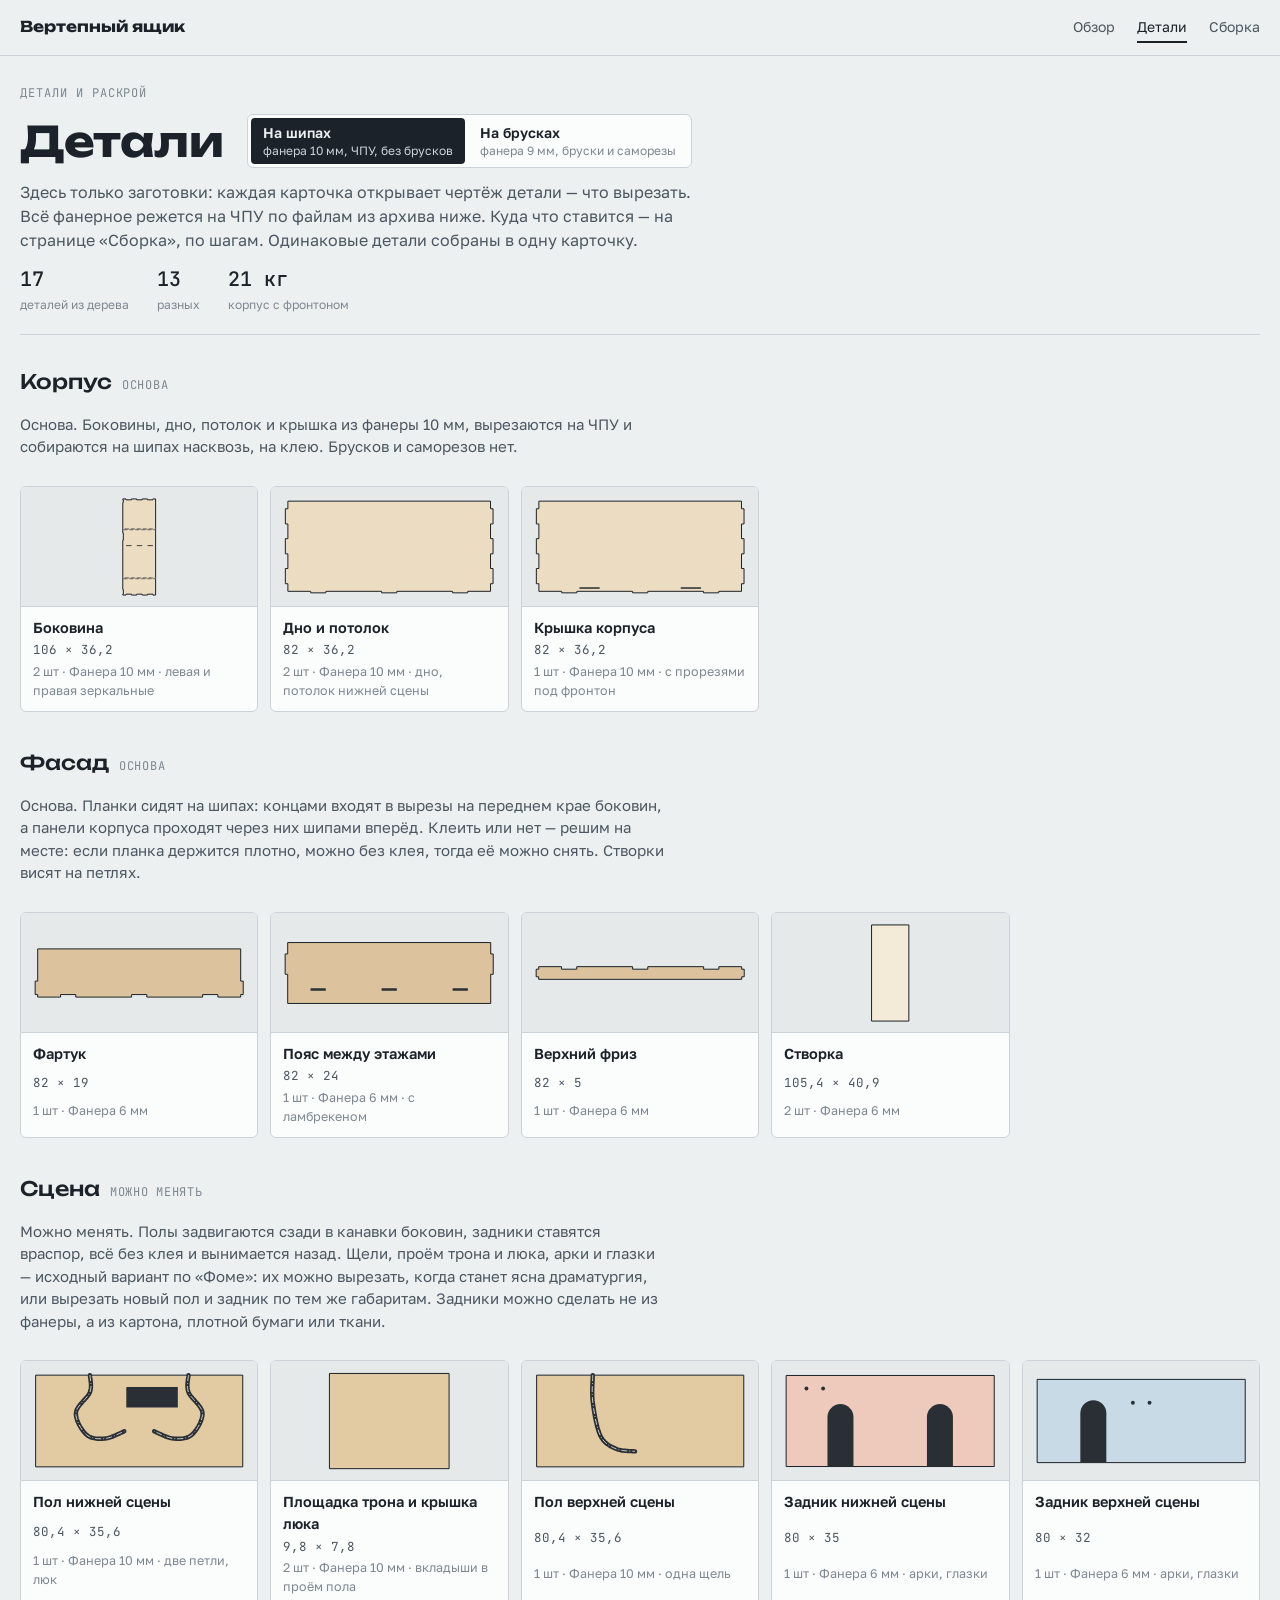
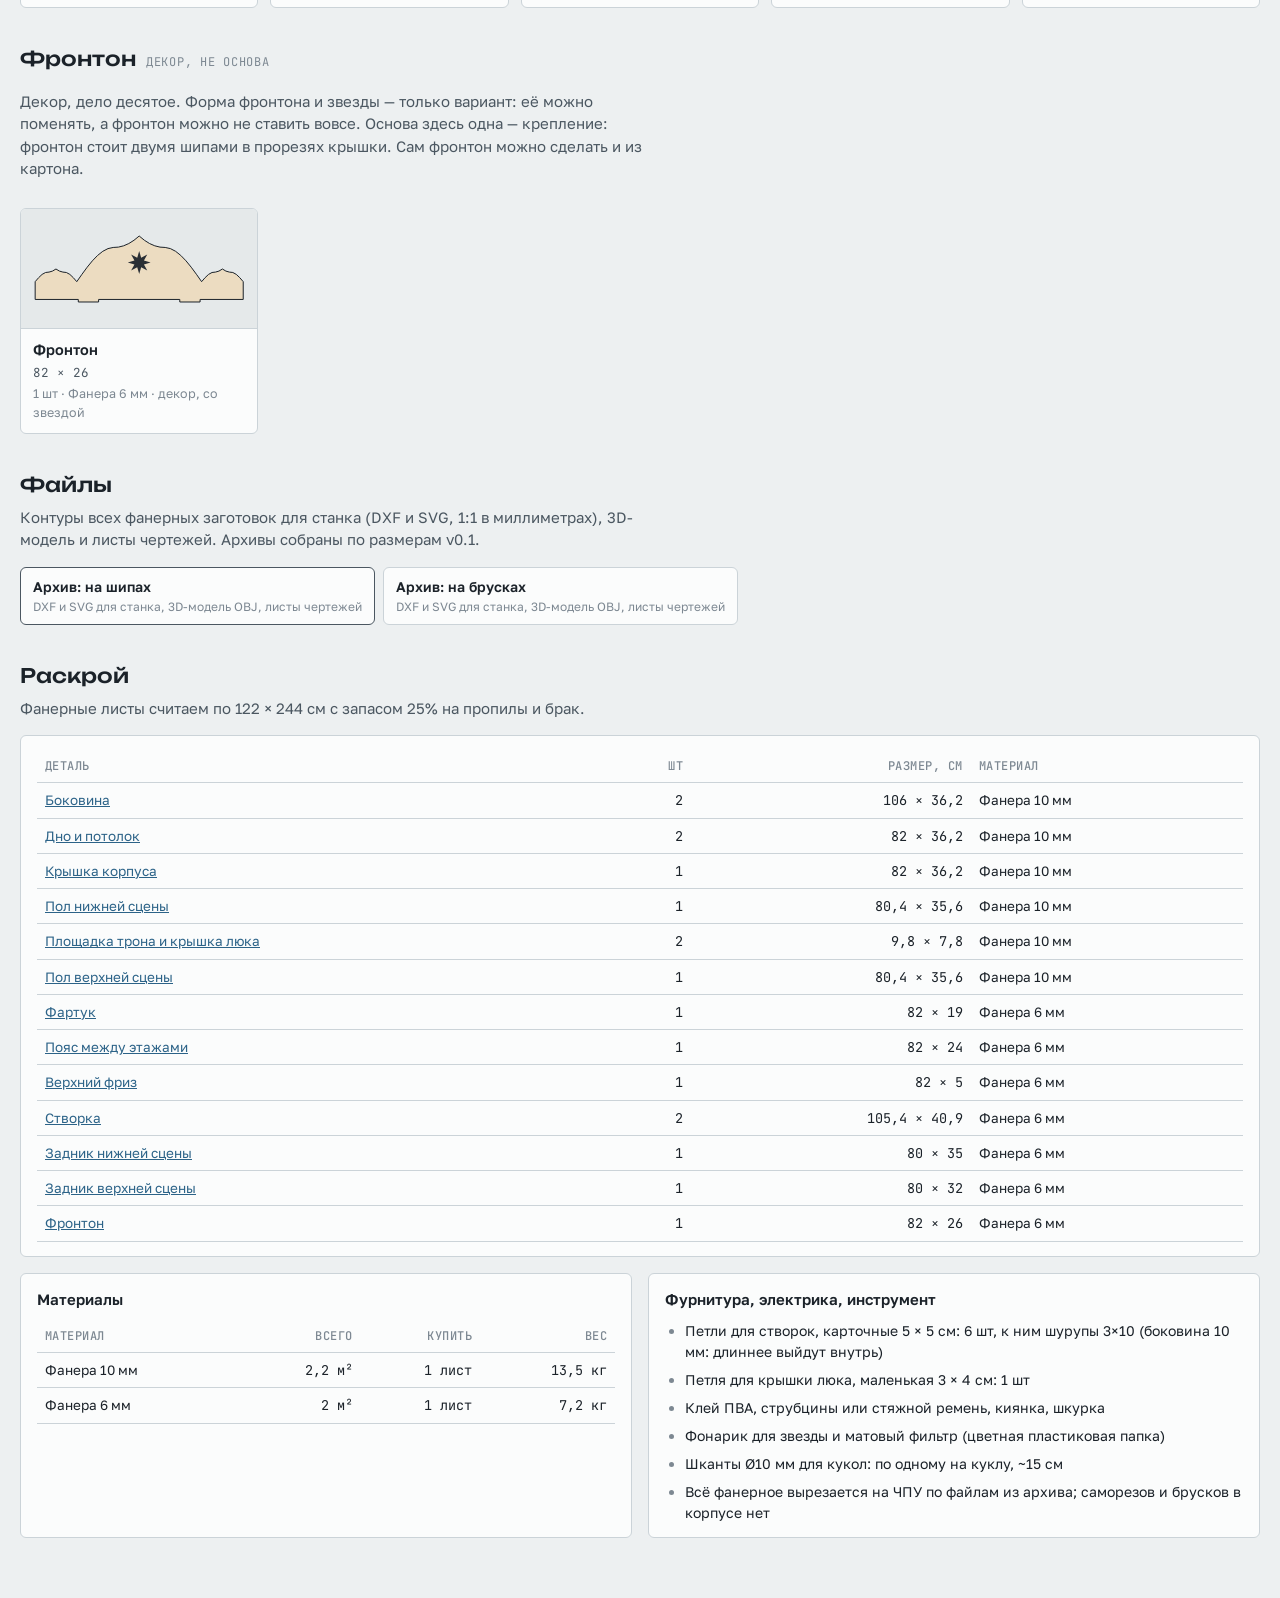
<file: parts.html>
<!doctype html>
<html lang="ru">
<head>
<meta charset="utf-8">
<meta name="viewport" content="width=device-width, initial-scale=1, viewport-fit=cover">
<meta name="description" content="Все детали вертепного ящика: размеры, материалы, раскрой и фурнитура.">
<title>Детали — Вертепный ящик</title>
<link rel="preconnect" href="https://fonts.googleapis.com">
<link rel="preconnect" href="https://fonts.gstatic.com" crossorigin>
<link rel="stylesheet" href="https://fonts.googleapis.com/css2?family=Unbounded:wght@500;700&family=Golos+Text:wght@400;500;600&family=JetBrains+Mono:wght@400;500&display=swap">
<link rel="stylesheet" href="assets/site.css">
</head>
<body>
<nav class="top"><div class="wrap">
  <a class="brand" href="index.html">Вертепный ящик</a>
  <a class="l" href="index.html">Обзор</a>
  <a class="l" href="parts.html" aria-current="page">Детали</a>
  <a class="l" href="assembly.html">Сборка</a>
</div></nav>
<div class="wrap">
<header class="page" id="head">
  <div class="eyebrow">Детали и раскрой</div>
  <div class="titlebar"><h1>Детали</h1><div id="variant"></div></div>
  <p class="lede">Здесь только заготовки: каждая карточка открывает чертёж детали — что вырезать. Всё фанерное режется на ЧПУ по файлам из архива ниже. Куда что ставится — на странице «Сборка», по шагам. Одинаковые детали собраны в одну карточку.</p>
  <div class="stats" id="stats"></div>
</header>
<div id="groups"></div>
<section>
  <div class="sec-head"><h2>Файлы</h2><p>Контуры всех фанерных заготовок для станка (DXF и SVG, 1:1 в миллиметрах), 3D-модель и листы чертежей. Архивы собраны по размерам v0.1.</p></div>
  <div class="dls" id="dls"></div>
</section>
<section>
  <div class="sec-head"><h2>Раскрой</h2><p>Фанерные листы считаем по 122 × 244 см с запасом 25% на пропилы и брак.</p></div>
  <div class="card"><div class="tbl-wrap"><table id="cut"><thead><tr><th>Деталь</th><th class="n">шт</th><th class="n">Размер, см</th><th>Материал</th></tr></thead><tbody></tbody></table></div></div>
  <div class="two">
    <div class="card"><h3>Материалы</h3><div class="tbl-wrap"><table id="mats"><thead><tr><th>Материал</th><th class="n">Всего</th><th class="n">Купить</th><th class="n">Вес</th></tr></thead><tbody></tbody></table></div></div>
    <div class="card"><h3>Фурнитура, электрика, инструмент</h3><ul class="plain" id="hw"></ul></div>
  </div>
</section>
</div>
<script src="assets/core.js"></script>
<script src="assets/draw.js"></script>
<script src="assets/site.js"></script>
<script>
(function () {
'use strict';
const {$} = SITE, {fmt, esc, MAT} = V;
SITE.variant($('#variant')); SITE.banner($('#head'));
const M = V.model(180), types = V.partTypes(M), cd = V.cutData(M), byId = new Map(types.flatMap(t => [[t.id, t]].concat((t.aliases || []).map(a => [a, t]))));
$('#stats').innerHTML = [[String(cd.count), 'деталей из дерева'], [String(cd.types.length), 'разных'], [`${Math.round(cd.kg)} кг`, 'корпус с фронтоном']]
  .map(([b, s]) => `<div class="stat"><b>${b}</b><span>${s}</span></div>`).join('');
$('#groups').innerHTML = V.GROUPS.map(([g, ids, note, tag]) => `<section><div class="group-h"><h2>${esc(g)}</h2>${tag ? `<span class="gtag">${esc(tag)}</span>` : ''}</div>${note ? `<p class="gnote">${esc(note)}</p>` : ''}<div class="cards">${ids.filter(id => byId.has(id) && byId.get(id).id === id).map(id => {
  const t = byId.get(id);
  return `<a class="pcard" href="part.html?id=${encodeURIComponent(id)}"><div class="th"><svg class="dw" id="th-${id}" aria-hidden="true"></svg></div>
    <div class="meta"><span class="nm">${esc(t.name)}</span><span class="sz">${esc(t.size)}</span><span class="q">${t.qty} шт${t.mat ? ' · ' + esc(MAT[t.mat].l) : ''}${t.note ? ' · ' + esc(t.note) : ''}</span></div></a>`;
}).join('')}</div></section>`).join('');
types.forEach(t => VD.part($('#th-' + t.id), t.id, true));
const order = ['ply10', 'ply9', 'ply6', 'bar22'];
$('#cut tbody').innerHTML = cd.types.slice().sort((a, b) => order.indexOf(a.mat) - order.indexOf(b.mat))
  .map(t => `<tr><td><a href="part.html?id=${encodeURIComponent(t.id)}">${esc(t.name)}</a></td><td class="n">${t.qty}</td><td class="n">${esc(t.size)}</td><td>${esc(MAT[t.mat].l)}</td></tr>`).join('');
const sheet = 1.22*2.44;
$('#mats tbody').innerHTML = order.filter(m => cd.tot[m] && MAT[m].kg || cd.tot[m] && MAT[m].kgm).map(m => { const t = cd.tot[m];
  if (MAT[m].kg) { const n = Math.max(.5, Math.ceil(t.area*1.25/sheet*2)/2); return `<tr><td>${MAT[m].l}</td><td class="n">${fmt(t.area)} м²</td><td class="n">${String(n).replace('.', ',')} ${n === 1 ? 'лист' : 'листа'}</td><td class="n">${fmt(t.area*MAT[m].kg)} кг</td></tr>`; }
  return `<tr><td>${MAT[m].l}</td><td class="n">${fmt(t.len)} м</td><td class="n">${Math.ceil(t.len*1.2/2)} × 2 м</td><td class="n">${fmt(t.len*MAT[m].kgm)} кг</td></tr>`; }).join('');
SITE.downloads($('#dls'));
$('#hw').innerHTML = V.hardware(M).map(t => `<li>${esc(t)}</li>`).join('');
})();
</script>
</body>
</html>
</file>
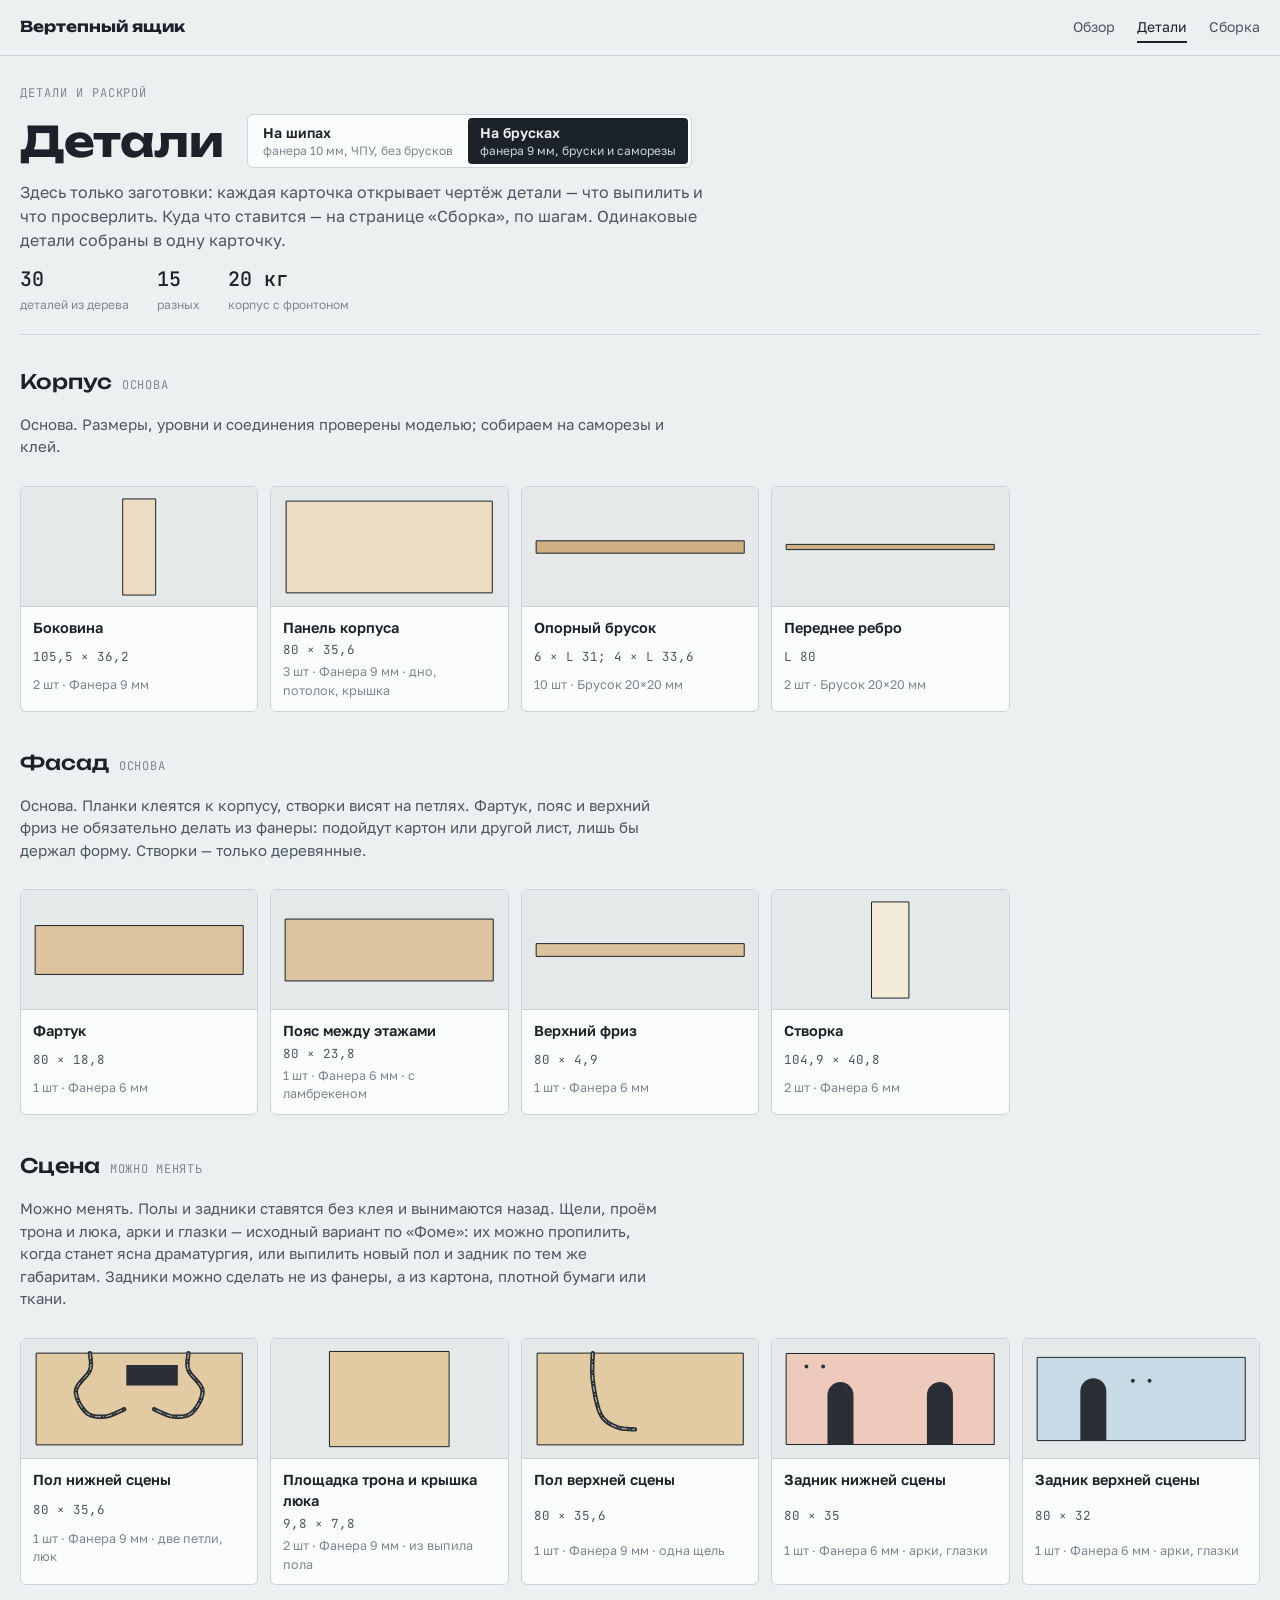
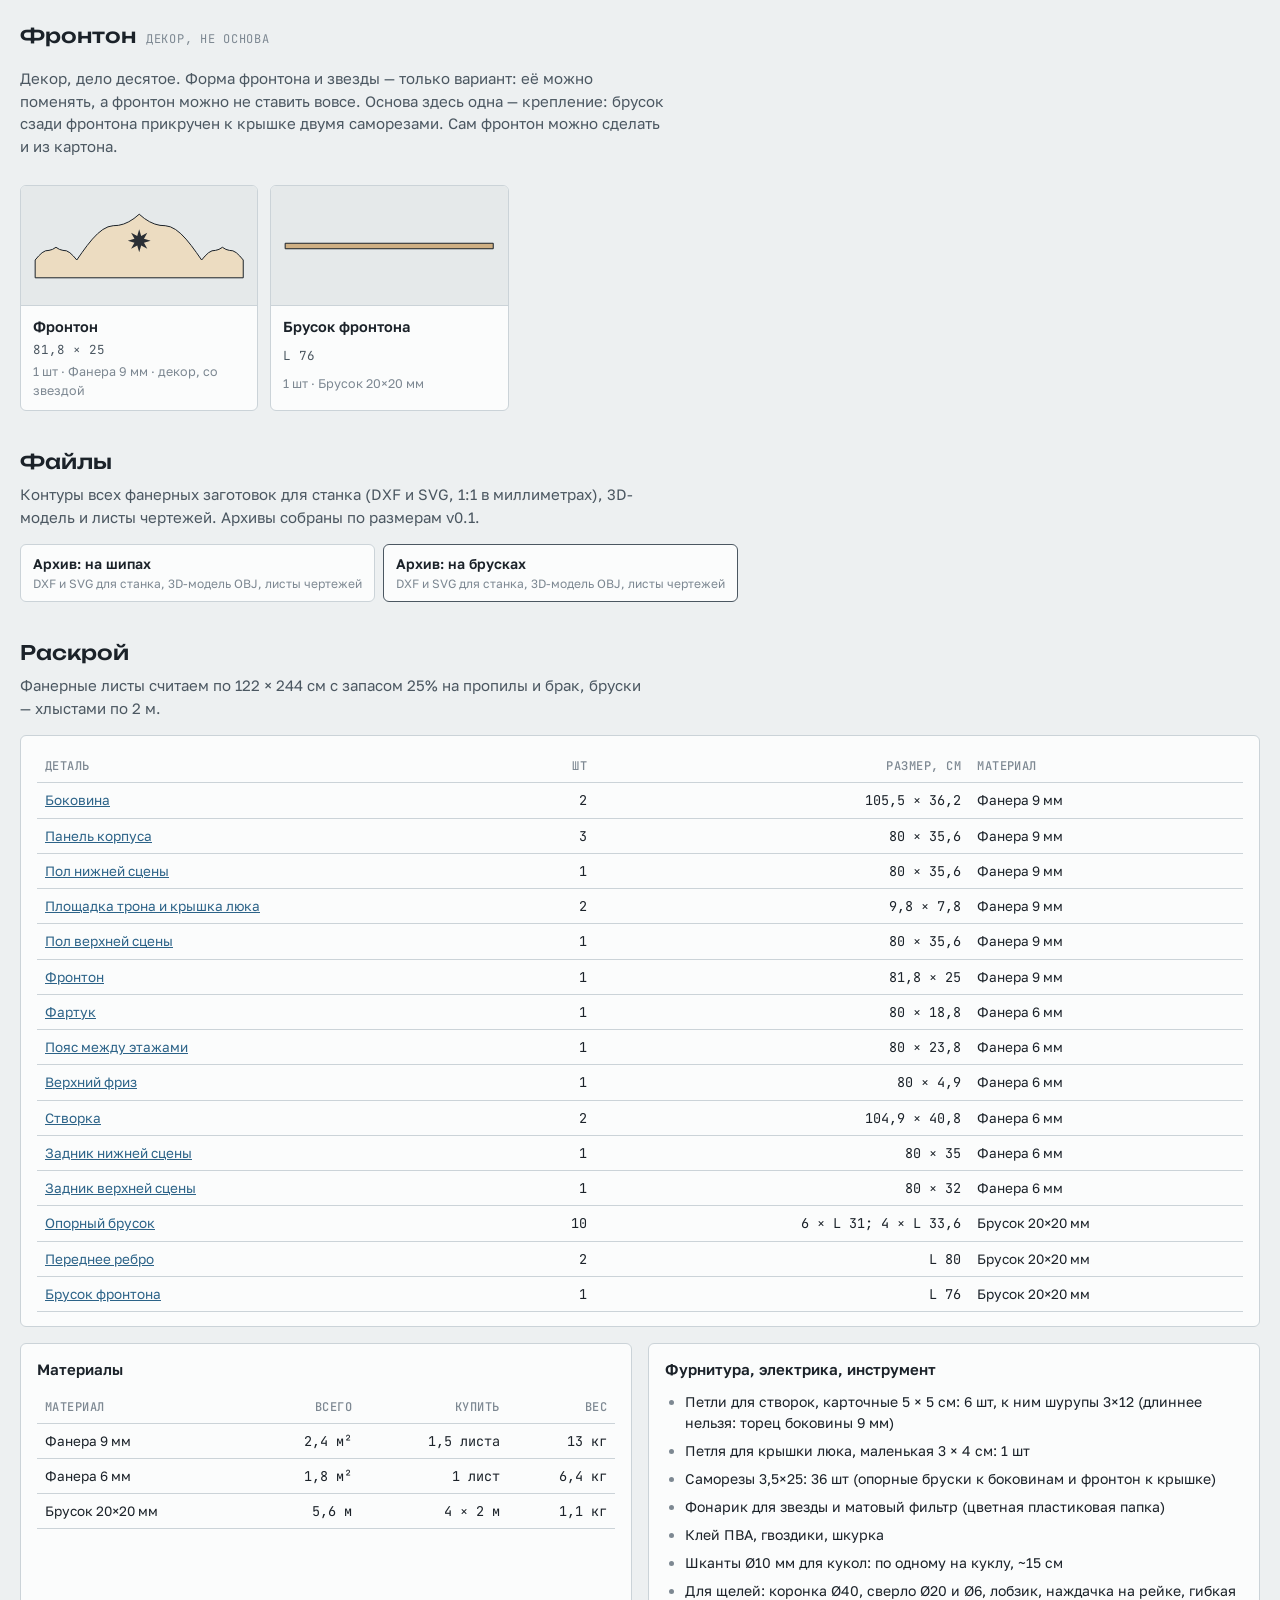
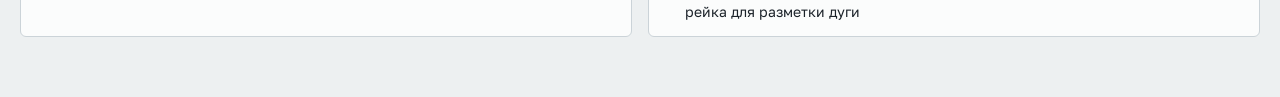
<file: bruski/parts.html>
<!doctype html>
<html lang="ru">
<head>
<meta charset="utf-8">
<meta name="viewport" content="width=device-width, initial-scale=1, viewport-fit=cover">
<meta name="description" content="Все детали вертепного ящика: размеры, материалы, раскрой и фурнитура.">
<title>Детали — Вертепный ящик</title>
<link rel="preconnect" href="https://fonts.googleapis.com">
<link rel="preconnect" href="https://fonts.gstatic.com" crossorigin>
<link rel="stylesheet" href="https://fonts.googleapis.com/css2?family=Unbounded:wght@500;700&family=Golos+Text:wght@400;500;600&family=JetBrains+Mono:wght@400;500&display=swap">
<link rel="stylesheet" href="assets/site.css">
</head>
<body>
<nav class="top"><div class="wrap">
  <a class="brand" href="index.html">Вертепный ящик</a>
  <a class="l" href="index.html">Обзор</a>
  <a class="l" href="parts.html" aria-current="page">Детали</a>
  <a class="l" href="assembly.html">Сборка</a>
</div></nav>
<div class="wrap">
<header class="page" id="head">
  <div class="eyebrow">Детали и раскрой</div>
  <div class="titlebar"><h1>Детали</h1><div id="variant"></div></div>
  <p class="lede">Здесь только заготовки: каждая карточка открывает чертёж детали — что выпилить и что просверлить. Куда что ставится — на странице «Сборка», по шагам. Одинаковые детали собраны в одну карточку.</p>
  <div class="stats" id="stats"></div>
</header>
<div id="groups"></div>
<section>
  <div class="sec-head"><h2>Файлы</h2><p>Контуры всех фанерных заготовок для станка (DXF и SVG, 1:1 в миллиметрах), 3D-модель и листы чертежей. Архивы собраны по размерам v0.1.</p></div>
  <div class="dls" id="dls"></div>
</section>
<section>
  <div class="sec-head"><h2>Раскрой</h2><p>Фанерные листы считаем по 122 × 244 см с запасом 25% на пропилы и брак, бруски — хлыстами по 2 м.</p></div>
  <div class="card"><div class="tbl-wrap"><table id="cut"><thead><tr><th>Деталь</th><th class="n">шт</th><th class="n">Размер, см</th><th>Материал</th></tr></thead><tbody></tbody></table></div></div>
  <div class="two">
    <div class="card"><h3>Материалы</h3><div class="tbl-wrap"><table id="mats"><thead><tr><th>Материал</th><th class="n">Всего</th><th class="n">Купить</th><th class="n">Вес</th></tr></thead><tbody></tbody></table></div></div>
    <div class="card"><h3>Фурнитура, электрика, инструмент</h3><ul class="plain" id="hw"></ul></div>
  </div>
</section>
</div>
<script src="assets/core.js"></script>
<script src="assets/draw.js"></script>
<script src="assets/site.js"></script>
<script>
(function () {
'use strict';
const {$} = SITE, {fmt, esc, MAT} = V;
SITE.variant($('#variant')); SITE.banner($('#head'));
const M = V.model(180), types = V.partTypes(M), cd = V.cutData(M), byId = new Map(types.flatMap(t => [[t.id, t]].concat((t.aliases || []).map(a => [a, t]))));
$('#stats').innerHTML = [[String(cd.count), 'деталей из дерева'], [String(cd.types.length), 'разных'], [`${Math.round(cd.kg)} кг`, 'корпус с фронтоном']]
  .map(([b, s]) => `<div class="stat"><b>${b}</b><span>${s}</span></div>`).join('');
$('#groups').innerHTML = V.GROUPS.map(([g, ids, note, tag]) => `<section><div class="group-h"><h2>${esc(g)}</h2>${tag ? `<span class="gtag">${esc(tag)}</span>` : ''}</div>${note ? `<p class="gnote">${esc(note)}</p>` : ''}<div class="cards">${ids.filter(id => byId.has(id) && byId.get(id).id === id).map(id => {
  const t = byId.get(id);
  return `<a class="pcard" href="part.html?id=${encodeURIComponent(id)}"><div class="th"><svg class="dw" id="th-${id}" aria-hidden="true"></svg></div>
    <div class="meta"><span class="nm">${esc(t.name)}</span><span class="sz">${esc(t.size)}</span><span class="q">${t.qty} шт${t.mat ? ' · ' + esc(MAT[t.mat].l) : ''}${t.note ? ' · ' + esc(t.note) : ''}</span></div></a>`;
}).join('')}</div></section>`).join('');
types.forEach(t => VD.part($('#th-' + t.id), t.id, true));
const order = ['ply9', 'ply6', 'bar23', 'bar22', 'fabric'];
$('#cut tbody').innerHTML = cd.types.slice().sort((a, b) => order.indexOf(a.mat) - order.indexOf(b.mat))
  .map(t => `<tr><td><a href="part.html?id=${encodeURIComponent(t.id)}">${esc(t.name)}</a></td><td class="n">${t.qty}</td><td class="n">${esc(t.size)}</td><td>${esc(MAT[t.mat].l)}</td></tr>`).join('');
const sheet = 1.22*2.44;
$('#mats tbody').innerHTML = order.filter(m => cd.tot[m] && MAT[m].kg || cd.tot[m] && MAT[m].kgm).map(m => { const t = cd.tot[m];
  if (MAT[m].kg) { const n = Math.max(.5, Math.ceil(t.area*1.25/sheet*2)/2); return `<tr><td>${MAT[m].l}</td><td class="n">${fmt(t.area)} м²</td><td class="n">${String(n).replace('.', ',')} ${n === 1 ? 'лист' : 'листа'}</td><td class="n">${fmt(t.area*MAT[m].kg)} кг</td></tr>`; }
  return `<tr><td>${MAT[m].l}</td><td class="n">${fmt(t.len)} м</td><td class="n">${Math.ceil(t.len*1.2/2)} × 2 м</td><td class="n">${fmt(t.len*MAT[m].kgm)} кг</td></tr>`; }).join('');
SITE.downloads($('#dls'));
$('#hw').innerHTML = V.hardware(M).map(t => `<li>${esc(t)}</li>`).join('');
})();
</script>
</body>
</html>
</file>
<file: assets/site.css>
/* Вертепный ящик — общий стиль сайта.
   Layout: технический альбом — тонкая навигация, шапка страницы, листы чертежей на «кальке», таблицы. */
:root{
  --bg:#edf0f1; --panel:#fbfcfc; --ink:#1b2229; --ink-2:#4b5761; --ink-3:#7d8892; --line:#cbd3d8;
  --cold:#2c6388; --warm:#ad482d; --ok:#2c7a4c; --bad:#b3261e; --accent:#2c6388;
  --d-wood:#ecdcc1; --d-floor:#e2cba3; --d-door:#f4ead8; --d-fascia:#dcc39d; --d-cold:#c8dae6; --d-warm:#eecabc;
  --void:#2a2f35; --d-screen:#fbf6e6; --d-bar:#cfb084; --stage:#e5e9ea;
  --f-display:"Unbounded","Golos Text",system-ui,sans-serif;
  --f-body:"Golos Text",system-ui,-apple-system,"Segoe UI",sans-serif;
  --f-mono:"JetBrains Mono",ui-monospace,"SF Mono",Menlo,monospace;
  color-scheme:light;
}
@media (prefers-color-scheme: dark){:root:not([data-theme="light"]){
  --bg:#12161a; --panel:#192027; --ink:#e3e8ec; --ink-2:#a2aeb8; --ink-3:#6e7a84; --line:#2b343c;
  --cold:#86b5da; --warm:#e88f71; --ok:#6fcf97; --bad:#f28b82; --accent:#86b5da;
  --d-wood:#3a3226; --d-floor:#4b3f2c; --d-door:#2e2921; --d-fascia:#43382a; --d-cold:#203748; --d-warm:#4a2a22;
  --void:#050607; --d-screen:#3c3a32; --d-bar:#5a4a33; --stage:#181d22; color-scheme:dark}}
:root[data-theme="dark"]{
  --bg:#12161a; --panel:#192027; --ink:#e3e8ec; --ink-2:#a2aeb8; --ink-3:#6e7a84; --line:#2b343c;
  --cold:#86b5da; --warm:#e88f71; --ok:#6fcf97; --bad:#f28b82; --accent:#86b5da;
  --d-wood:#3a3226; --d-floor:#4b3f2c; --d-door:#2e2921; --d-fascia:#43382a; --d-cold:#203748; --d-warm:#4a2a22;
  --void:#050607; --d-screen:#3c3a32; --d-bar:#5a4a33; --stage:#181d22; color-scheme:dark}
*{box-sizing:border-box}
[hidden]{display:none!important}
html{-webkit-text-size-adjust:100%}
body{margin:0;background:var(--bg);color:var(--ink);font-family:var(--f-body);font-size:15px;line-height:1.5;
  padding-left:max(16px,env(safe-area-inset-left,0px));padding-right:max(16px,env(safe-area-inset-right,0px));padding-block:0 56px}
.wrap{max-width:1240px;margin:0 auto}
h1,h2,h3{text-wrap:balance;margin:0}
h1{font-family:var(--f-display);font-weight:700;font-size:clamp(26px,4vw,42px);letter-spacing:-.01em;line-height:1.1}
h2{font-family:var(--f-display);font-weight:500;font-size:20px}
h3{font-size:15px;font-weight:600}
p{margin:0;max-width:70ch}
a{color:var(--accent)}
.mono{font-family:var(--f-mono);font-variant-numeric:tabular-nums}
.eyebrow{font-family:var(--f-mono);font-size:12px;letter-spacing:.08em;text-transform:uppercase;color:var(--ink-3)}
.muted{color:var(--ink-2)}
/* навигация */
nav.top{position:sticky;top:env(safe-area-inset-top,0px);z-index:20;background:var(--bg);border-bottom:1px solid var(--line);
  margin-left:calc(-1 * max(16px,env(safe-area-inset-left,0px)));margin-right:calc(-1 * max(16px,env(safe-area-inset-right,0px)));
  padding-left:max(16px,env(safe-area-inset-left,0px));padding-right:max(16px,env(safe-area-inset-right,0px))}
body::before{content:"";position:fixed;inset:0 0 auto;height:env(safe-area-inset-top,0px);z-index:21;background:var(--bg)}
nav.top .wrap{display:flex;align-items:center;gap:6px 22px;flex-wrap:wrap;padding-block:12px}
nav.top .brand{font-family:var(--f-display);font-weight:700;font-size:15px;color:var(--ink);text-decoration:none;margin-right:auto}
nav.top a.l{color:var(--ink-2);text-decoration:none;font-size:14px;padding:4px 0;border-bottom:2px solid transparent}
nav.top a.l:hover{color:var(--ink)}
nav.top a.l[aria-current="page"]{color:var(--ink);border-bottom-color:var(--ink)}
header.page{padding-block:28px 20px;display:grid;gap:12px;border-bottom:1px solid var(--line)}
.crumbs{font-size:13px;color:var(--ink-3)}
.crumbs a{color:var(--ink-2)}
.lede{color:var(--ink-2);font-size:16px}
.banner{margin-top:16px;background:var(--panel);border:1px solid var(--warm);border-radius:6px;padding:10px 14px;font-size:14px;display:flex;gap:10px 16px;align-items:center;flex-wrap:wrap}
.stats{display:flex;flex-wrap:wrap;gap:10px 28px}
.stat{display:grid;gap:2px}
.stat b{font-family:var(--f-mono);font-weight:500;font-size:20px;font-variant-numeric:tabular-nums}
.stat span{font-size:12px;color:var(--ink-3)}
.chips{display:flex;flex-wrap:wrap;gap:6px}
.chip{font-family:var(--f-mono);font-size:12.5px;border:1px solid var(--line);border-radius:3px;padding:3px 8px;background:var(--panel);color:var(--ink-2)}
section{padding-block:32px 4px;display:grid;gap:16px}
.sec-head{display:grid;gap:6px}
.sec-head p{color:var(--ink-2)}
button{font:500 13px/1 var(--f-body);color:var(--ink);background:var(--panel);border:1px solid var(--line);border-radius:4px;padding:8px 10px;cursor:pointer}
button:hover{border-color:var(--ink-3)}
button[aria-pressed="true"]{background:var(--ink);color:var(--bg);border-color:var(--ink)}
button:focus-visible,input:focus-visible,a:focus-visible{outline:2px solid var(--accent);outline-offset:2px}
.card{background:var(--panel);border:1px solid var(--line);border-radius:6px;padding:14px 16px;display:grid;gap:10px;min-width:0;align-content:start}
.two{display:grid;grid-template-columns:repeat(2,minmax(0,1fr));gap:16px}
@media (max-width:860px){.two{grid-template-columns:minmax(0,1fr)}}
/* 3D */
.model{display:grid;grid-template-columns:minmax(0,1fr) 320px;gap:16px;align-items:start}
@media (max-width:920px){.model{grid-template-columns:minmax(0,1fr)}}
.viewer{position:relative;background:var(--stage);border:1px solid var(--line);border-radius:6px;overflow:hidden;aspect-ratio:4/3.3;min-height:360px;max-width:100%}
.viewer.small{aspect-ratio:4/3;min-height:260px}
.viewer .gl{display:block;width:100%;height:100%;touch-action:none;cursor:grab}
.viewer .gl:active{cursor:grabbing}
.vbar{position:absolute;left:10px;top:10px;right:10px;display:flex;flex-wrap:wrap;gap:6px;pointer-events:none}
.vbar button{pointer-events:auto}
.vinfo{position:absolute;left:10px;bottom:10px;right:10px;font-size:13px;color:var(--ink-2);display:flex;justify-content:space-between;gap:10px;flex-wrap:wrap;pointer-events:none}
.vinfo .pick{background:var(--panel);border:1px solid var(--line);border-radius:4px;padding:6px 10px;color:var(--ink);pointer-events:auto}
.nogl{position:absolute;inset:0;display:grid;place-items:center;padding:24px;text-align:center;color:var(--ink-2)}
aside.controls{background:var(--panel);border:1px solid var(--line);border-radius:6px;padding:14px;display:grid;gap:14px}
.ctl-group{display:grid;gap:8px}
.ctl-group h3{font-size:12px;font-family:var(--f-mono);letter-spacing:.08em;text-transform:uppercase;color:var(--ink-3);font-weight:500}
.rng{display:grid;grid-template-columns:minmax(0,1fr) auto;gap:2px 8px;align-items:center;font-size:13px}
.rng label{color:var(--ink-2)}
.rng output{font-family:var(--f-mono);font-variant-numeric:tabular-nums}
.rng input{grid-column:1/-1;width:100%;accent-color:var(--ink)}
.limit{margin:0;font-size:12.5px;line-height:1.4;color:var(--warm);border-left:2px solid var(--warm);padding-left:8px}
.chk{display:flex;align-items:center;gap:6px;font-size:13px;color:var(--ink-2)}
.chk input{accent-color:var(--ink)}
/* листы чертежей */
.sheets{display:grid;grid-template-columns:repeat(2,minmax(0,1fr));gap:16px}
@media (max-width:860px){.sheets{grid-template-columns:minmax(0,1fr)}}
figure.sheet{margin:0;background:var(--panel);border:1px solid var(--line);border-radius:6px;display:grid;grid-template-rows:auto 1fr auto;min-width:0}
.sheet-head{display:flex;justify-content:space-between;align-items:center;gap:8px;padding:10px 12px;border-bottom:1px solid var(--line);flex-wrap:wrap}
.sheet-head .t{display:flex;gap:10px;align-items:baseline;flex-wrap:wrap}
.sheet-head .no{font-family:var(--f-mono);font-size:12px;color:var(--ink-3)}
.sheet-body{overflow-x:auto;padding:12px;display:grid;justify-items:center}
.sheet-body svg{display:block;width:100%;height:auto;min-width:520px;max-height:80vh}
figcaption{padding:8px 12px 12px;font-size:13px;color:var(--ink-2);border-top:1px dashed var(--line);display:grid;gap:4px}
.zl{display:flex;flex-wrap:wrap;gap:4px 16px}
.dw text{font-family:var(--f-mono);fill:var(--ink-2)}
.dw text.dt{fill:var(--ink)}
.dw text.ct{fill:var(--ink-2)}
.dw text.warm{fill:var(--warm)} .dw text.cold{fill:var(--cold)}
.dw text.zone{fill:var(--ink);font-weight:500}
.dw .geo{stroke:var(--ink);stroke-width:1;vector-effect:non-scaling-stroke;stroke-linejoin:round}
.dw .face,.dw .c-carcass,.dw .c-roof{fill:var(--d-wood)}
.dw .c-floor{fill:var(--d-floor)} .dw .c-door{fill:var(--d-door)} .dw .c-fascia{fill:var(--d-fascia)}
.dw .c-back-cold{fill:var(--d-cold)} .dw .c-back-warm{fill:var(--d-warm)}
.dw .c-rib,.dw .c-cleat,.dw .bar{fill:var(--d-bar)}
.dw .c-decor{fill:none;stroke-dasharray:3 2}
.dw .c-stand{fill:none;stroke:var(--ink-3)}
.dw .c-light-warm{fill:var(--warm)} .dw .c-light-cold{fill:var(--cold)} .dw .c-light-star{fill:var(--warm)}
.dw .hinge{fill:var(--ink-3)}
.dw .feat{fill:var(--ink-3)} .dw .c-hw{fill:var(--ink-3)}
.dw .onfloor{fill:var(--panel);fill-opacity:.6;stroke:var(--ink-2);stroke-width:.9}
.dw .onfloor.c-back-warm{fill:var(--d-warm);fill-opacity:1} .dw .onfloor.c-back-cold{fill:var(--d-cold);fill-opacity:1}
.dw .void{fill:var(--void);stroke:none}
.dw .cut-l{fill:none;stroke:var(--ink-2);stroke-width:.8;stroke-dasharray:8 3 2 3;vector-effect:non-scaling-stroke}
.dw .pocket{fill:var(--d-bar);stroke:var(--ink-2);stroke-width:.8;stroke-dasharray:4 2;vector-effect:non-scaling-stroke}
.dw .slot{stroke:var(--void);fill:none;stroke-linecap:round;stroke-linejoin:round}
.dw .slot-cl{stroke:var(--d-screen);fill:none;stroke-width:.8;stroke-dasharray:6 2 1 2;vector-effect:non-scaling-stroke}
.dw .cl-pt{fill:var(--d-screen)}
.dw .mark,.dw .mark-l{fill:none;stroke:var(--ink-2);stroke-width:.8;stroke-dasharray:4 3;vector-effect:non-scaling-stroke}
.dw .ext{stroke:var(--ink-3);stroke-width:.6;vector-effect:non-scaling-stroke}
.dw .ext2{stroke:var(--ink-3);stroke-width:.5;stroke-dasharray:2 3;vector-effect:non-scaling-stroke}
.dw .dim,.dw .ord{stroke:var(--ink-2);stroke-width:.8;vector-effect:non-scaling-stroke}
.dw .tick{stroke:var(--ink);stroke-width:1.3;vector-effect:non-scaling-stroke}
.dw .tick-o{stroke:var(--ink);stroke-width:.9;vector-effect:non-scaling-stroke}
.dw .jog,.dw .leader{fill:none;stroke:var(--ink-3);stroke-width:.7;vector-effect:non-scaling-stroke}
.dw .dot{fill:var(--ink-2)}
.dw .lvl{fill:var(--ink)}
.dw .zone-c{fill:var(--panel);stroke:var(--ink-2);stroke-width:.9;vector-effect:non-scaling-stroke}
.dw .zone-c.warm{stroke:var(--warm)} .dw .zone-c.cold{stroke:var(--cold)}
.dw .ground{stroke:var(--ink);stroke-width:1.5;vector-effect:non-scaling-stroke}
.dw .datum{fill:none;stroke:var(--ink);stroke-width:1.2;vector-effect:non-scaling-stroke}
.dw .pup-u{fill:var(--d-cold);stroke:var(--cold)} .dw .pup-l{fill:var(--d-warm);stroke:var(--warm)}
.dw .avo{fill:#7a5a2e}
.dw .rod{fill:var(--ink-3)} .dw .handle{fill:var(--d-bar)}
.dw .ghost{fill:none;stroke:var(--ink-3);stroke-width:.8;stroke-dasharray:2 2;vector-effect:non-scaling-stroke}
/* таблицы */
.tbl-wrap{overflow-x:auto}
table{border-collapse:collapse;width:100%;font-size:13.5px}
th,td{text-align:left;padding:7px 8px;border-bottom:1px solid var(--line);vertical-align:top}
th{font-weight:500;color:var(--ink-3);font-size:12px;font-family:var(--f-mono);letter-spacing:.04em;text-transform:uppercase}
td.n,th.n{text-align:right;font-family:var(--f-mono);font-variant-numeric:tabular-nums;white-space:nowrap}
tfoot td{font-weight:600;border-bottom:none}
.st{font-family:var(--f-mono);font-size:12px;padding:2px 6px;border-radius:3px;white-space:nowrap}
.st.ok{color:var(--ok);border:1px solid currentColor}
.st.bad{color:var(--bad);border:1px solid currentColor}
ul.checks{list-style:none;margin:0;padding:0;display:grid;gap:8px}
ul.checks li{display:grid;grid-template-columns:auto minmax(0,1fr);gap:10px;align-items:baseline;font-size:14px}
ul.plain,ol.plain{margin:0;padding-left:20px;display:grid;gap:7px;font-size:14px}
ul.plain li::marker,ol.plain li::marker{color:var(--ink-3);font-family:var(--f-mono)}
/* источники */
.src{display:grid;grid-template-columns:repeat(auto-fit,minmax(250px,1fr));gap:16px}
.src h3 a{color:var(--ink);text-decoration-color:var(--line);text-underline-offset:3px}
.src h3 a:hover{text-decoration-color:var(--ink)}
/* карточки деталей */
.cards{display:grid;grid-template-columns:repeat(auto-fill,minmax(210px,1fr));gap:12px}
a.pcard{display:grid;grid-template-rows:120px auto;background:var(--panel);border:1px solid var(--line);border-radius:6px;text-decoration:none;color:var(--ink);overflow:hidden}
a.pcard:hover{border-color:var(--ink-3)}
a.pcard .th{background:var(--stage);display:grid;place-items:center;padding:10px;border-bottom:1px solid var(--line)}
a.pcard .th svg{width:100%;height:100px}
a.pcard .meta{padding:10px 12px;display:grid;gap:3px}
a.pcard .nm{font-weight:600;font-size:14.5px}
a.pcard .sz{font-family:var(--f-mono);font-size:12.5px;color:var(--ink-2)}
a.pcard .q{font-size:12.5px;color:var(--ink-3)}
.gnote{color:var(--ink-2);max-width:72ch;margin:0 0 12px}
.gtag{font-family:var(--f-mono);font-size:12px;letter-spacing:.06em;text-transform:uppercase;color:var(--ink-3)}
.stage-note{border-left:3px solid var(--accent);padding:6px 12px;color:var(--ink-2);max-width:72ch;margin:0}
.group-h{display:flex;align-items:baseline;gap:10px}
/* страница детали */
.facts{display:flex;flex-wrap:wrap;gap:8px}
.pn{display:flex;justify-content:space-between;gap:12px;flex-wrap:wrap;padding-top:24px}
.pn a{text-decoration:none;border:1px solid var(--line);border-radius:4px;padding:8px 12px;background:var(--panel);color:var(--ink);font-size:14px}
.pn a:hover{border-color:var(--ink-3)}
/* сборка */
.asm{display:grid;grid-template-columns:minmax(0,420px) minmax(0,1fr);gap:16px;align-items:start}
@media (max-width:920px){.asm{grid-template-columns:minmax(0,1fr)}}
.asm-r{display:grid;gap:16px;min-width:0}
.asm-r .sheet{margin:0}
ol.steps{list-style:none;margin:0;padding:0;display:grid;gap:8px;counter-reset:s}
ol.steps li{counter-increment:s}
ol.steps button{all:unset;box-sizing:border-box;display:grid;grid-template-columns:2.2em minmax(0,1fr);gap:8px;width:100%;padding:10px 12px;border:1px solid var(--line);border-radius:6px;background:var(--panel);cursor:pointer}
ol.steps button::before{content:counter(s);font-family:var(--f-mono);color:var(--ink-3);font-size:13px;padding-top:1px}
ol.steps button[aria-current="step"]{border-color:var(--ink);box-shadow:inset 3px 0 0 var(--ink)}
ol.steps button:focus-visible{outline:2px solid var(--accent);outline-offset:2px}
ol.steps .stt{font-weight:600;font-size:14.5px}
ol.steps .std{grid-column:2;font-size:13.5px;color:var(--ink-2);display:grid;gap:6px}
ol.steps .std a{font-size:13px}
footer{padding-block:32px 0;color:var(--ink-3);font-size:13px;display:grid;gap:6px}
@media (prefers-reduced-motion:reduce){*{transition:none!important;scroll-behavior:auto!important}}
@media print{nav.top,.vbar,.viewer,aside.controls,.pn,.banner{display:none!important}body{background:#fff}.sheet-body svg{min-width:0;max-height:none}}
.spoiler{display:grid;gap:16px}
.spoiler>summary{cursor:pointer;font-weight:600;color:var(--ink-2);list-style:none;display:flex;gap:8px;align-items:center;padding:8px 0}
.spoiler>summary::-webkit-details-marker{display:none}
.spoiler>summary::before{content:'▸';transition:transform .15s}
.spoiler[open]>summary::before{transform:rotate(90deg)}
.spoiler>summary span{font-family:var(--f-mono);font-weight:400;font-size:13px;color:var(--ink-3)}
.spoiler[open]>summary{margin-bottom:4px}
section.tight{padding-top:8px}
/* выбор конструкции и архивы */
.titlebar{display:flex;flex-wrap:wrap;align-items:center;gap:12px 24px}
.variant{display:inline-flex;border:1px solid var(--line);border-radius:6px;background:var(--panel);padding:3px;gap:3px}
.vopt{display:grid;gap:1px;padding:6px 12px;border-radius:4px;text-decoration:none;color:var(--ink-2);line-height:1.25}
.vopt b{font-weight:600;font-size:14px;color:var(--ink)}
.vopt small{font-size:12px;color:var(--ink-3)}
a.vopt:hover{background:var(--bg)}
.vopt[aria-current="true"]{background:var(--ink)}
.vopt[aria-current="true"] b{color:var(--bg)} .vopt[aria-current="true"] small{color:var(--line)}
.dls{display:flex;flex-wrap:wrap;gap:8px}
.dl{display:grid;gap:1px;padding:8px 12px;border:1px solid var(--line);border-radius:6px;background:var(--panel);text-decoration:none;color:var(--ink)}
.dl b{font-weight:600;font-size:14px} .dl small{font-size:12px;color:var(--ink-3)}
.dl.cur{border-color:var(--ink-2)}
.dl:hover{border-color:var(--ink)}
</file>
<file: bruski/assets/site.css>
/* Вертепный ящик — общий стиль сайта.
   Layout: технический альбом — тонкая навигация, шапка страницы, листы чертежей на «кальке», таблицы. */
:root{
  --bg:#edf0f1; --panel:#fbfcfc; --ink:#1b2229; --ink-2:#4b5761; --ink-3:#7d8892; --line:#cbd3d8;
  --cold:#2c6388; --warm:#ad482d; --ok:#2c7a4c; --bad:#b3261e; --accent:#2c6388;
  --d-wood:#ecdcc1; --d-floor:#e2cba3; --d-door:#f4ead8; --d-fascia:#dcc39d; --d-cold:#c8dae6; --d-warm:#eecabc;
  --void:#2a2f35; --d-screen:#fbf6e6; --d-bar:#cfb084; --stage:#e5e9ea;
  --f-display:"Unbounded","Golos Text",system-ui,sans-serif;
  --f-body:"Golos Text",system-ui,-apple-system,"Segoe UI",sans-serif;
  --f-mono:"JetBrains Mono",ui-monospace,"SF Mono",Menlo,monospace;
  color-scheme:light;
}
@media (prefers-color-scheme: dark){:root:not([data-theme="light"]){
  --bg:#12161a; --panel:#192027; --ink:#e3e8ec; --ink-2:#a2aeb8; --ink-3:#6e7a84; --line:#2b343c;
  --cold:#86b5da; --warm:#e88f71; --ok:#6fcf97; --bad:#f28b82; --accent:#86b5da;
  --d-wood:#3a3226; --d-floor:#4b3f2c; --d-door:#2e2921; --d-fascia:#43382a; --d-cold:#203748; --d-warm:#4a2a22;
  --void:#050607; --d-screen:#3c3a32; --d-bar:#5a4a33; --stage:#181d22; color-scheme:dark}}
:root[data-theme="dark"]{
  --bg:#12161a; --panel:#192027; --ink:#e3e8ec; --ink-2:#a2aeb8; --ink-3:#6e7a84; --line:#2b343c;
  --cold:#86b5da; --warm:#e88f71; --ok:#6fcf97; --bad:#f28b82; --accent:#86b5da;
  --d-wood:#3a3226; --d-floor:#4b3f2c; --d-door:#2e2921; --d-fascia:#43382a; --d-cold:#203748; --d-warm:#4a2a22;
  --void:#050607; --d-screen:#3c3a32; --d-bar:#5a4a33; --stage:#181d22; color-scheme:dark}
*{box-sizing:border-box}
[hidden]{display:none!important}
html{-webkit-text-size-adjust:100%}
body{margin:0;background:var(--bg);color:var(--ink);font-family:var(--f-body);font-size:15px;line-height:1.5;
  padding-left:max(16px,env(safe-area-inset-left,0px));padding-right:max(16px,env(safe-area-inset-right,0px));padding-block:0 56px}
.wrap{max-width:1240px;margin:0 auto}
h1,h2,h3{text-wrap:balance;margin:0}
h1{font-family:var(--f-display);font-weight:700;font-size:clamp(26px,4vw,42px);letter-spacing:-.01em;line-height:1.1}
h2{font-family:var(--f-display);font-weight:500;font-size:20px}
h3{font-size:15px;font-weight:600}
p{margin:0;max-width:70ch}
a{color:var(--accent)}
.mono{font-family:var(--f-mono);font-variant-numeric:tabular-nums}
.eyebrow{font-family:var(--f-mono);font-size:12px;letter-spacing:.08em;text-transform:uppercase;color:var(--ink-3)}
.muted{color:var(--ink-2)}
/* навигация */
nav.top{position:sticky;top:env(safe-area-inset-top,0px);z-index:20;background:var(--bg);border-bottom:1px solid var(--line);
  margin-left:calc(-1 * max(16px,env(safe-area-inset-left,0px)));margin-right:calc(-1 * max(16px,env(safe-area-inset-right,0px)));
  padding-left:max(16px,env(safe-area-inset-left,0px));padding-right:max(16px,env(safe-area-inset-right,0px))}
body::before{content:"";position:fixed;inset:0 0 auto;height:env(safe-area-inset-top,0px);z-index:21;background:var(--bg)}
nav.top .wrap{display:flex;align-items:center;gap:6px 22px;flex-wrap:wrap;padding-block:12px}
nav.top .brand{font-family:var(--f-display);font-weight:700;font-size:15px;color:var(--ink);text-decoration:none;margin-right:auto}
nav.top a.l{color:var(--ink-2);text-decoration:none;font-size:14px;padding:4px 0;border-bottom:2px solid transparent}
nav.top a.l:hover{color:var(--ink)}
nav.top a.l[aria-current="page"]{color:var(--ink);border-bottom-color:var(--ink)}
header.page{padding-block:28px 20px;display:grid;gap:12px;border-bottom:1px solid var(--line)}
.crumbs{font-size:13px;color:var(--ink-3)}
.crumbs a{color:var(--ink-2)}
.lede{color:var(--ink-2);font-size:16px}
.banner{margin-top:16px;background:var(--panel);border:1px solid var(--warm);border-radius:6px;padding:10px 14px;font-size:14px;display:flex;gap:10px 16px;align-items:center;flex-wrap:wrap}
.stats{display:flex;flex-wrap:wrap;gap:10px 28px}
.stat{display:grid;gap:2px}
.stat b{font-family:var(--f-mono);font-weight:500;font-size:20px;font-variant-numeric:tabular-nums}
.stat span{font-size:12px;color:var(--ink-3)}
.chips{display:flex;flex-wrap:wrap;gap:6px}
.chip{font-family:var(--f-mono);font-size:12.5px;border:1px solid var(--line);border-radius:3px;padding:3px 8px;background:var(--panel);color:var(--ink-2)}
section{padding-block:32px 4px;display:grid;gap:16px}
.sec-head{display:grid;gap:6px}
.sec-head p{color:var(--ink-2)}
button{font:500 13px/1 var(--f-body);color:var(--ink);background:var(--panel);border:1px solid var(--line);border-radius:4px;padding:8px 10px;cursor:pointer}
button:hover{border-color:var(--ink-3)}
button[aria-pressed="true"]{background:var(--ink);color:var(--bg);border-color:var(--ink)}
button:focus-visible,input:focus-visible,a:focus-visible{outline:2px solid var(--accent);outline-offset:2px}
.card{background:var(--panel);border:1px solid var(--line);border-radius:6px;padding:14px 16px;display:grid;gap:10px;min-width:0;align-content:start}
.two{display:grid;grid-template-columns:repeat(2,minmax(0,1fr));gap:16px}
@media (max-width:860px){.two{grid-template-columns:minmax(0,1fr)}}
/* 3D */
.model{display:grid;grid-template-columns:minmax(0,1fr) 320px;gap:16px;align-items:start}
@media (max-width:920px){.model{grid-template-columns:minmax(0,1fr)}}
.viewer{position:relative;background:var(--stage);border:1px solid var(--line);border-radius:6px;overflow:hidden;aspect-ratio:4/3.3;min-height:360px;max-width:100%}
.viewer.small{aspect-ratio:4/3;min-height:260px}
.viewer .gl{display:block;width:100%;height:100%;touch-action:none;cursor:grab}
.viewer .gl:active{cursor:grabbing}
.vbar{position:absolute;left:10px;top:10px;right:10px;display:flex;flex-wrap:wrap;gap:6px;pointer-events:none}
.vbar button{pointer-events:auto}
.vinfo{position:absolute;left:10px;bottom:10px;right:10px;font-size:13px;color:var(--ink-2);display:flex;justify-content:space-between;gap:10px;flex-wrap:wrap;pointer-events:none}
.vinfo .pick{background:var(--panel);border:1px solid var(--line);border-radius:4px;padding:6px 10px;color:var(--ink);pointer-events:auto}
.nogl{position:absolute;inset:0;display:grid;place-items:center;padding:24px;text-align:center;color:var(--ink-2)}
aside.controls{background:var(--panel);border:1px solid var(--line);border-radius:6px;padding:14px;display:grid;gap:14px}
.ctl-group{display:grid;gap:8px}
.ctl-group h3{font-size:12px;font-family:var(--f-mono);letter-spacing:.08em;text-transform:uppercase;color:var(--ink-3);font-weight:500}
.rng{display:grid;grid-template-columns:minmax(0,1fr) auto;gap:2px 8px;align-items:center;font-size:13px}
.rng label{color:var(--ink-2)}
.rng output{font-family:var(--f-mono);font-variant-numeric:tabular-nums}
.rng input{grid-column:1/-1;width:100%;accent-color:var(--ink)}
.limit{margin:0;font-size:12.5px;line-height:1.4;color:var(--warm);border-left:2px solid var(--warm);padding-left:8px}
.chk{display:flex;align-items:center;gap:6px;font-size:13px;color:var(--ink-2)}
.chk input{accent-color:var(--ink)}
/* листы чертежей */
.sheets{display:grid;grid-template-columns:repeat(2,minmax(0,1fr));gap:16px}
@media (max-width:860px){.sheets{grid-template-columns:minmax(0,1fr)}}
figure.sheet{margin:0;background:var(--panel);border:1px solid var(--line);border-radius:6px;display:grid;grid-template-rows:auto 1fr auto;min-width:0}
.sheet-head{display:flex;justify-content:space-between;align-items:center;gap:8px;padding:10px 12px;border-bottom:1px solid var(--line);flex-wrap:wrap}
.sheet-head .t{display:flex;gap:10px;align-items:baseline;flex-wrap:wrap}
.sheet-head .no{font-family:var(--f-mono);font-size:12px;color:var(--ink-3)}
.sheet-body{overflow-x:auto;padding:12px;display:grid;justify-items:center}
.sheet-body svg{display:block;width:100%;height:auto;min-width:520px;max-height:80vh}
figcaption{padding:8px 12px 12px;font-size:13px;color:var(--ink-2);border-top:1px dashed var(--line);display:grid;gap:4px}
.zl{display:flex;flex-wrap:wrap;gap:4px 16px}
.dw text{font-family:var(--f-mono);fill:var(--ink-2)}
.dw text.dt{fill:var(--ink)}
.dw text.ct{fill:var(--ink-2)}
.dw text.warm{fill:var(--warm)} .dw text.cold{fill:var(--cold)}
.dw text.zone{fill:var(--ink);font-weight:500}
.dw .geo{stroke:var(--ink);stroke-width:1;vector-effect:non-scaling-stroke;stroke-linejoin:round}
.dw .face,.dw .c-carcass,.dw .c-roof{fill:var(--d-wood)}
.dw .c-floor{fill:var(--d-floor)} .dw .c-door{fill:var(--d-door)} .dw .c-fascia{fill:var(--d-fascia)}
.dw .c-back-cold{fill:var(--d-cold)} .dw .c-back-warm{fill:var(--d-warm)}
.dw .c-rib,.dw .c-cleat,.dw .bar{fill:var(--d-bar)}
.dw .c-decor{fill:none;stroke-dasharray:3 2}
.dw .c-stand{fill:none;stroke:var(--ink-3)}
.dw .c-light-warm{fill:var(--warm)} .dw .c-light-cold{fill:var(--cold)} .dw .c-light-star{fill:var(--warm)}
.dw .hinge{fill:var(--ink-3)}
.dw .feat{fill:var(--ink-3)} .dw .c-hw{fill:var(--ink-3)}
.dw .onfloor{fill:var(--panel);fill-opacity:.6;stroke:var(--ink-2);stroke-width:.9}
.dw .onfloor.c-back-warm{fill:var(--d-warm);fill-opacity:1} .dw .onfloor.c-back-cold{fill:var(--d-cold);fill-opacity:1}
.dw .void{fill:var(--void);stroke:none}
.dw .pocket{fill:var(--d-bar);stroke:var(--ink-2);stroke-width:.8;stroke-dasharray:4 2;vector-effect:non-scaling-stroke}
.dw .slot{stroke:var(--void);fill:none;stroke-linecap:round;stroke-linejoin:round}
.dw .slot-cl{stroke:var(--d-screen);fill:none;stroke-width:.8;stroke-dasharray:6 2 1 2;vector-effect:non-scaling-stroke}
.dw .cl-pt{fill:var(--d-screen)}
.dw .mark,.dw .mark-l{fill:none;stroke:var(--ink-2);stroke-width:.8;stroke-dasharray:4 3;vector-effect:non-scaling-stroke}
.dw .ext{stroke:var(--ink-3);stroke-width:.6;vector-effect:non-scaling-stroke}
.dw .ext2{stroke:var(--ink-3);stroke-width:.5;stroke-dasharray:2 3;vector-effect:non-scaling-stroke}
.dw .dim,.dw .ord{stroke:var(--ink-2);stroke-width:.8;vector-effect:non-scaling-stroke}
.dw .tick{stroke:var(--ink);stroke-width:1.3;vector-effect:non-scaling-stroke}
.dw .tick-o{stroke:var(--ink);stroke-width:.9;vector-effect:non-scaling-stroke}
.dw .jog,.dw .leader{fill:none;stroke:var(--ink-3);stroke-width:.7;vector-effect:non-scaling-stroke}
.dw .dot{fill:var(--ink-2)}
.dw .lvl{fill:var(--ink)}
.dw .zone-c{fill:var(--panel);stroke:var(--ink-2);stroke-width:.9;vector-effect:non-scaling-stroke}
.dw .zone-c.warm{stroke:var(--warm)} .dw .zone-c.cold{stroke:var(--cold)}
.dw .ground{stroke:var(--ink);stroke-width:1.5;vector-effect:non-scaling-stroke}
.dw .datum{fill:none;stroke:var(--ink);stroke-width:1.2;vector-effect:non-scaling-stroke}
.dw .pup-u{fill:var(--d-cold);stroke:var(--cold)} .dw .pup-l{fill:var(--d-warm);stroke:var(--warm)}
.dw .avo{fill:#7a5a2e}
.dw .rod{fill:var(--ink-3)} .dw .handle{fill:var(--d-bar)}
.dw .ghost{fill:none;stroke:var(--ink-3);stroke-width:.8;stroke-dasharray:2 2;vector-effect:non-scaling-stroke}
/* таблицы */
.tbl-wrap{overflow-x:auto}
table{border-collapse:collapse;width:100%;font-size:13.5px}
th,td{text-align:left;padding:7px 8px;border-bottom:1px solid var(--line);vertical-align:top}
th{font-weight:500;color:var(--ink-3);font-size:12px;font-family:var(--f-mono);letter-spacing:.04em;text-transform:uppercase}
td.n,th.n{text-align:right;font-family:var(--f-mono);font-variant-numeric:tabular-nums;white-space:nowrap}
tfoot td{font-weight:600;border-bottom:none}
.st{font-family:var(--f-mono);font-size:12px;padding:2px 6px;border-radius:3px;white-space:nowrap}
.st.ok{color:var(--ok);border:1px solid currentColor}
.st.bad{color:var(--bad);border:1px solid currentColor}
ul.checks{list-style:none;margin:0;padding:0;display:grid;gap:8px}
ul.checks li{display:grid;grid-template-columns:auto minmax(0,1fr);gap:10px;align-items:baseline;font-size:14px}
ul.plain,ol.plain{margin:0;padding-left:20px;display:grid;gap:7px;font-size:14px}
ul.plain li::marker,ol.plain li::marker{color:var(--ink-3);font-family:var(--f-mono)}
/* источники */
.src{display:grid;grid-template-columns:repeat(auto-fit,minmax(250px,1fr));gap:16px}
.src h3 a{color:var(--ink);text-decoration-color:var(--line);text-underline-offset:3px}
.src h3 a:hover{text-decoration-color:var(--ink)}
/* карточки деталей */
.cards{display:grid;grid-template-columns:repeat(auto-fill,minmax(210px,1fr));gap:12px}
a.pcard{display:grid;grid-template-rows:120px auto;background:var(--panel);border:1px solid var(--line);border-radius:6px;text-decoration:none;color:var(--ink);overflow:hidden}
a.pcard:hover{border-color:var(--ink-3)}
a.pcard .th{background:var(--stage);display:grid;place-items:center;padding:10px;border-bottom:1px solid var(--line)}
a.pcard .th svg{width:100%;height:100px}
a.pcard .meta{padding:10px 12px;display:grid;gap:3px}
a.pcard .nm{font-weight:600;font-size:14.5px}
a.pcard .sz{font-family:var(--f-mono);font-size:12.5px;color:var(--ink-2)}
a.pcard .q{font-size:12.5px;color:var(--ink-3)}
.gnote{color:var(--ink-2);max-width:72ch;margin:0 0 12px}
.gtag{font-family:var(--f-mono);font-size:12px;letter-spacing:.06em;text-transform:uppercase;color:var(--ink-3)}
.stage-note{border-left:3px solid var(--accent);padding:6px 12px;color:var(--ink-2);max-width:72ch;margin:0}
.group-h{display:flex;align-items:baseline;gap:10px}
/* страница детали */
.facts{display:flex;flex-wrap:wrap;gap:8px}
.pn{display:flex;justify-content:space-between;gap:12px;flex-wrap:wrap;padding-top:24px}
.pn a{text-decoration:none;border:1px solid var(--line);border-radius:4px;padding:8px 12px;background:var(--panel);color:var(--ink);font-size:14px}
.pn a:hover{border-color:var(--ink-3)}
/* сборка */
.asm{display:grid;grid-template-columns:minmax(0,420px) minmax(0,1fr);gap:16px;align-items:start}
@media (max-width:920px){.asm{grid-template-columns:minmax(0,1fr)}}
.asm-r{display:grid;gap:16px;min-width:0}
.asm-r .sheet{margin:0}
ol.steps{list-style:none;margin:0;padding:0;display:grid;gap:8px;counter-reset:s}
ol.steps li{counter-increment:s}
ol.steps button{all:unset;box-sizing:border-box;display:grid;grid-template-columns:2.2em minmax(0,1fr);gap:8px;width:100%;padding:10px 12px;border:1px solid var(--line);border-radius:6px;background:var(--panel);cursor:pointer}
ol.steps button::before{content:counter(s);font-family:var(--f-mono);color:var(--ink-3);font-size:13px;padding-top:1px}
ol.steps button[aria-current="step"]{border-color:var(--ink);box-shadow:inset 3px 0 0 var(--ink)}
ol.steps button:focus-visible{outline:2px solid var(--accent);outline-offset:2px}
ol.steps .stt{font-weight:600;font-size:14.5px}
ol.steps .std{grid-column:2;font-size:13.5px;color:var(--ink-2);display:grid;gap:6px}
ol.steps .std a{font-size:13px}
footer{padding-block:32px 0;color:var(--ink-3);font-size:13px;display:grid;gap:6px}
@media (prefers-reduced-motion:reduce){*{transition:none!important;scroll-behavior:auto!important}}
@media print{nav.top,.vbar,.viewer,aside.controls,.pn,.banner{display:none!important}body{background:#fff}.sheet-body svg{min-width:0;max-height:none}}
.spoiler{display:grid;gap:16px}
.spoiler>summary{cursor:pointer;font-weight:600;color:var(--ink-2);list-style:none;display:flex;gap:8px;align-items:center;padding:8px 0}
.spoiler>summary::-webkit-details-marker{display:none}
.spoiler>summary::before{content:'▸';transition:transform .15s}
.spoiler[open]>summary::before{transform:rotate(90deg)}
.spoiler>summary span{font-family:var(--f-mono);font-weight:400;font-size:13px;color:var(--ink-3)}
.spoiler[open]>summary{margin-bottom:4px}
section.tight{padding-top:8px}
/* выбор конструкции и архивы */
.titlebar{display:flex;flex-wrap:wrap;align-items:center;gap:12px 24px}
.variant{display:inline-flex;border:1px solid var(--line);border-radius:6px;background:var(--panel);padding:3px;gap:3px}
.vopt{display:grid;gap:1px;padding:6px 12px;border-radius:4px;text-decoration:none;color:var(--ink-2);line-height:1.25}
.vopt b{font-weight:600;font-size:14px;color:var(--ink)}
.vopt small{font-size:12px;color:var(--ink-3)}
a.vopt:hover{background:var(--bg)}
.vopt[aria-current="true"]{background:var(--ink)}
.vopt[aria-current="true"] b{color:var(--bg)} .vopt[aria-current="true"] small{color:var(--line)}
.dls{display:flex;flex-wrap:wrap;gap:8px}
.dl{display:grid;gap:1px;padding:8px 12px;border:1px solid var(--line);border-radius:6px;background:var(--panel);text-decoration:none;color:var(--ink)}
.dl b{font-weight:600;font-size:14px} .dl small{font-size:12px;color:var(--ink-3)}
.dl.cur{border-color:var(--ink-2)}
.dl:hover{border-color:var(--ink)}
</file>
